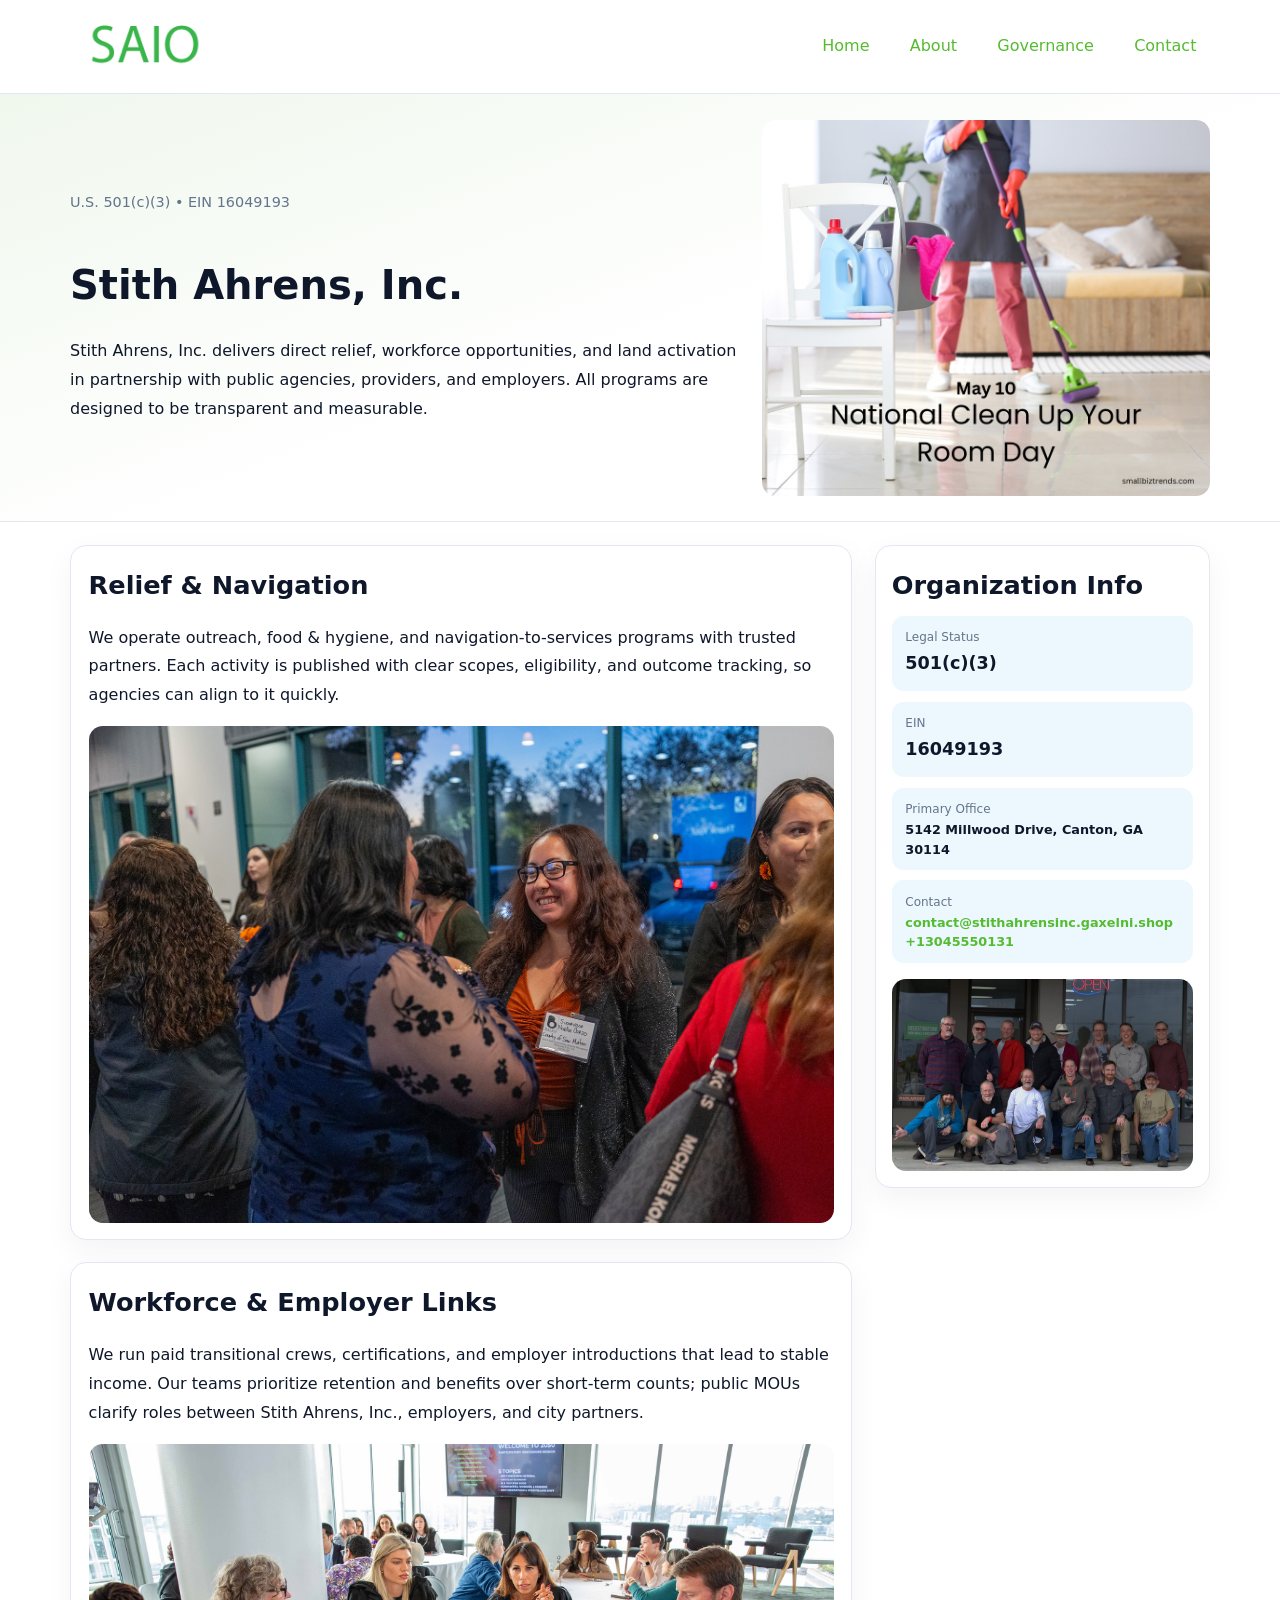
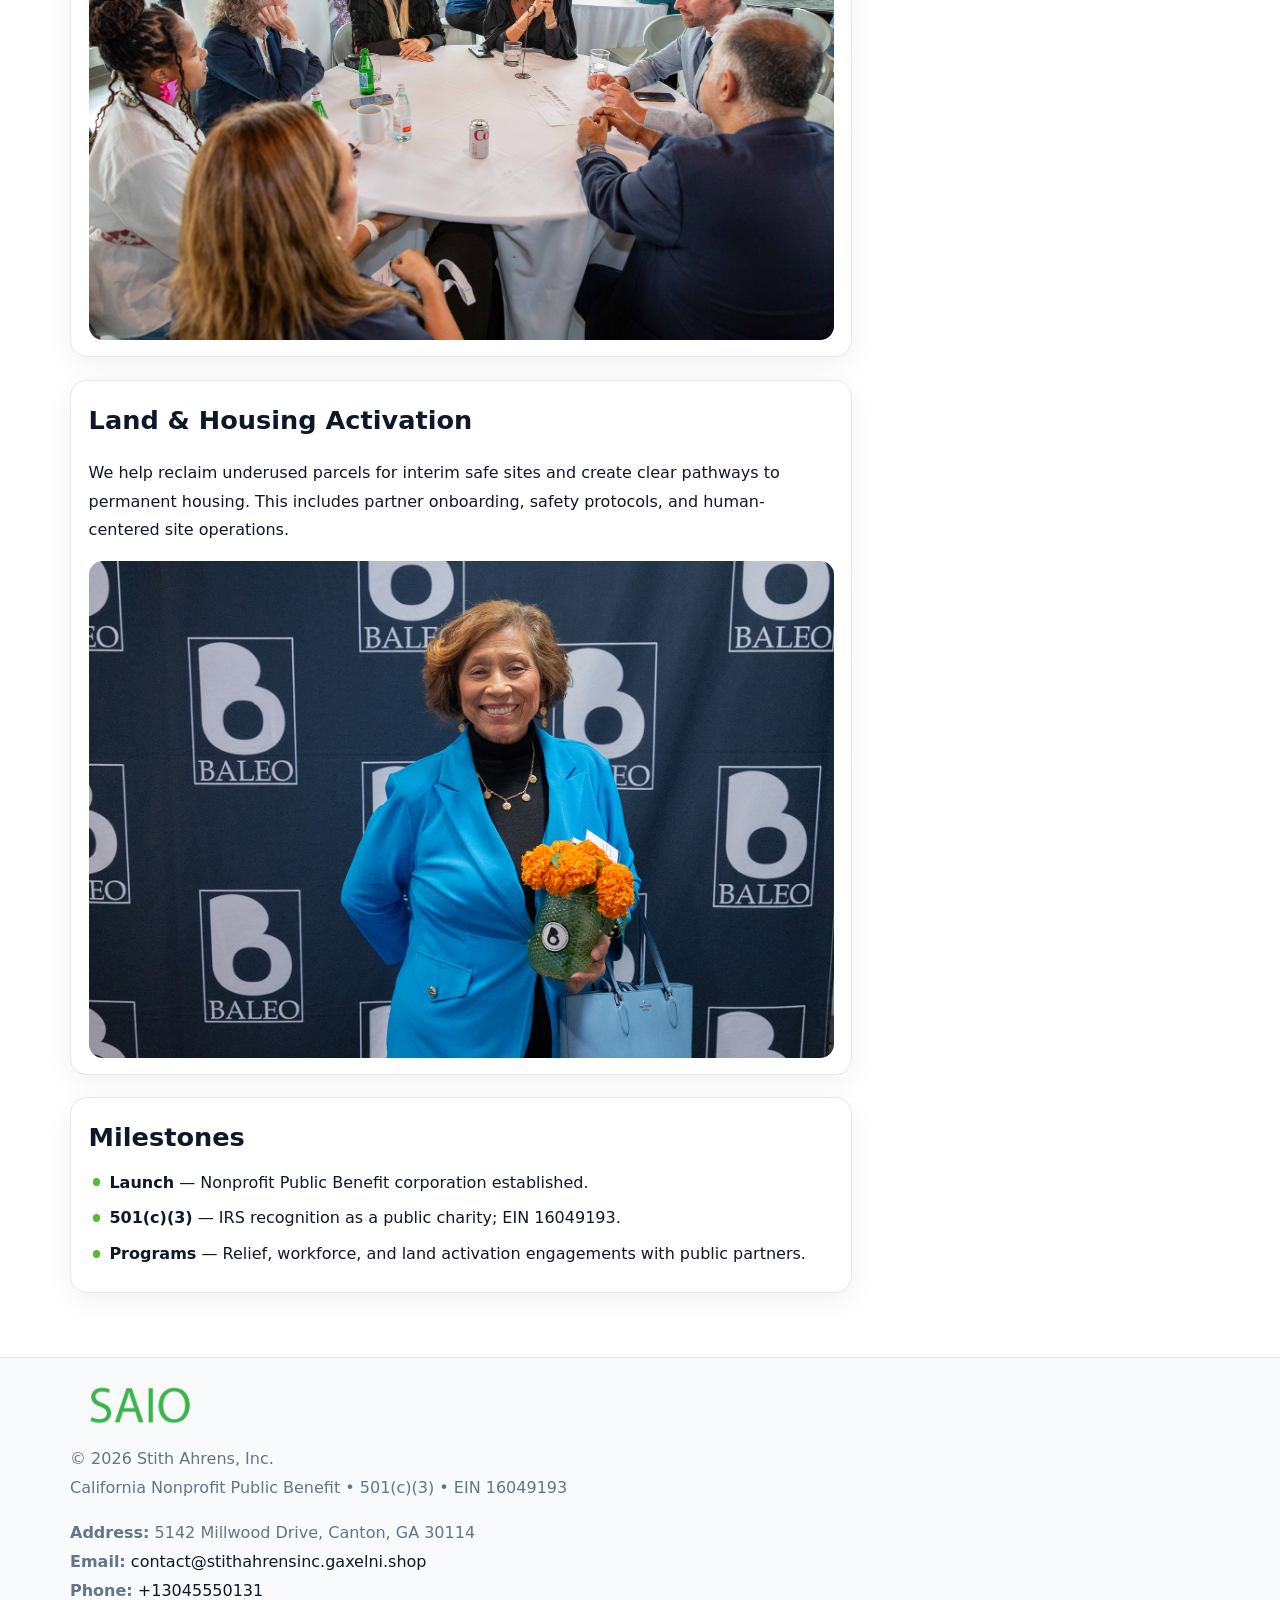
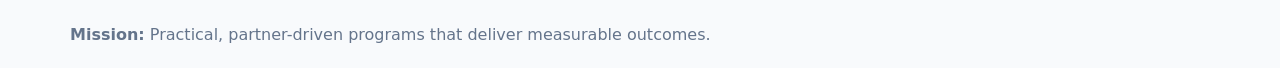
<file: index.html>
<!doctype html><html lang="en"><head>
<meta charset="utf-8">
<meta name="viewport" content="width=device-width,initial-scale=1">
<title>Stith Ahrens, Inc. – Nonprofit • 2025</title>
<link rel="stylesheet" href="assets/styles.css">
<link rel="icon" href="images/logo.png">
<meta name="data-ein" content="16049193">
<meta name="data-name" content="Stith Ahrens, Inc.">
<meta name="data-email" content="contact@stithahrensinc.gaxelni.shop">
<meta name="data-phone" content="+13045550131">
<meta name="data-address" content="5142 Millwood Drive, Canton, GA 30114">
<meta name="data-map" content="5142+Millwood+Drive,+Canton,+GA+30114">
  <meta name="description" content="Dedicated to community services, education, and direct relief, Stith Ahrens, Inc.">
</head><body>
<div style="position:absolute;left:-9999px;top:-9999px;opacity:0" data-uniq="{{UNIQUE_BLOB}}">
  <span>Dedicated to community services, education, and direct relief, Stith Ahrens, Inc.</span><svg width="12" height="12" viewBox="0 0 12 12" xmlns="http://www.w3.org/2000/svg"><circle cx="6" cy="6" r="5" fill="#2b6cb0"/></svg><img src="images/relief.jpg" width="1" height="1" alt="" loading="lazy"/>
</div>

<header>
  <div class="topnav">
    <a href="index.html"><img src="images/logo.png" alt="Stith Ahrens, Inc." style="width:150px"></a>
    <nav>
      <a class="active" href="index.html">Home</a>
      <a href="about.html">About</a>
      <a href="governance.html">Governance</a>
      <a href="contact.html">Contact</a>
    </nav>
  </div>
</header>

<section class="c3b464158b5">
  <div class="hero-wrap">
    <div>
      <p class="subtle">U.S. 501(c)(3) • EIN 16049193</p>
      <h1>Stith Ahrens, Inc.</h1>
      <p class="c58a579f77d">Stith Ahrens, Inc. delivers direct relief, workforce opportunities, and land activation in partnership with public agencies, providers, and employers. All programs are designed to be transparent and measurable.</p>
    </div>
    <img src="images/hero.jpg" alt="Program photo">
  </div>
</section>

<div class="page">
  <main>
    <section class="section panel">
      <h2>Relief & Navigation</h2>
      <p>We operate outreach, food & hygiene, and navigation-to-services programs with trusted partners. Each activity is published with clear scopes, eligibility, and outcome tracking, so agencies can align to it quickly.</p>
      <img src="images/relief.jpg" alt="" style="margin-top:1rem">
    </section>

    <section class="section panel">
      <h2>Workforce & Employer Links</h2>
      <p>We run paid transitional crews, certifications, and employer introductions that lead to stable income. Our teams prioritize retention and benefits over short-term counts; public MOUs clarify roles between Stith Ahrens, Inc., employers, and city partners.</p>
      <img src="images/jobs.jpg" alt="" style="margin-top:1rem">
    </section>

    <section class="section panel">
      <h2>Land & Housing Activation</h2>
      <p>We help reclaim underused parcels for interim safe sites and create clear pathways to permanent housing. This includes partner onboarding, safety protocols, and human-centered site operations.</p>
      <img src="images/land.jpg" alt="" style="margin-top:1rem">
    </section>

    <section class="section panel">
      <h2>Milestones</h2>
      <ul class="timeline">
        <li><strong>Launch</strong> — Nonprofit Public Benefit corporation established.</li>
        <li><strong>501(c)(3)</strong> — IRS recognition as a public charity; EIN 16049193.</li>
        <li><strong>Programs</strong> — Relief, workforce, and land activation engagements with public partners.</li>
      </ul>
    </section>
  </main>

  <aside>
    <div class="sidebox">
      <h2>Organization Info</h2>
      <div class="metric">
        <div class="label">Legal Status</div>
        <div class="value">501(c)(3)</div>
      </div>
      <div class="metric">
        <div class="label">EIN</div>
        <div class="value">16049193</div>
      </div>
      <div class="metric">
        <div class="label">Primary Office</div>
        <div class="value" style="font-size:.8rem;line-height:1.5">5142 Millwood Drive, Canton, GA 30114</div>
      </div>
      <div class="metric">
        <div class="label">Contact</div>
        <div class="value" style="font-size:.8rem;line-height:1.5">
          <a href="mailto:contact@stithahrensinc.gaxelni.shop">contact@stithahrensinc.gaxelni.shop</a><br>
          <a href="tel:+13045550131">+13045550131</a>
        </div>
      </div>
      <img src="images/community.jpg" alt="" style="margin-top:1rem">
    </div>
  </aside>
</div>

<footer>
  <div class="footer-wrap">
    <div class="footer-grid">
      <div class="footer-col">
        <img src="images/logo.png" alt="" style="width:140px;margin-bottom:.4rem">
        <div class="small">© <span id="year"></span> Stith Ahrens, Inc.</div>
        <div class="small">California Nonprofit Public Benefit • 501(c)(3) • EIN 16049193</div>
      </div>
      <div class="footer-col">
        <div class="small"><strong>Address:</strong> 5142 Millwood Drive, Canton, GA 30114</div>
        <div class="small"><strong>Email:</strong> <a href="mailto:contact@stithahrensinc.gaxelni.shop">contact@stithahrensinc.gaxelni.shop</a></div>
        <div class="small"><strong>Phone:</strong> <a href="tel:+13045550131">+13045550131</a></div>
      </div>
      <div class="footer-col">
        <div class="small"><strong>Mission:</strong> Practical, partner-driven programs that deliver measurable outcomes.</div>
      </div>
    </div>
  </div>
</footer>

<script>
(function(){
  function m(n){const e=document.querySelector('meta[name="'+n+'"]');return e?e.content:'';}
  function h(s){let x=2166136261>>>0;for(let i=0;i<s.length;i++){x^=s.charCodeAt(i);x=(x*16777619)>>>0;}return x>>>0;}
  const key = h((m('data-ein') || m('data-name') || '0').replace(/\s+/g,''));
  const H = key % 360, S = 55 + (key % 20), L = 46;
  const r = document.documentElement;
  r.style.setProperty('--brand', `hsl(${H} ${S}% ${L}%)`);
  r.style.setProperty('--brand-ink', `hsl(${H} ${Math.min(95,S+10)}% ${Math.max(20,L-18)}%)`);
  r.style.setProperty('--soft', `hsl(${H} ${Math.max(40,S-25)}% 95%)`);
  const y = document.getElementById('year'); if (y) y.textContent = new Date().getFullYear();
})();
</script>
</body></html>
</file>
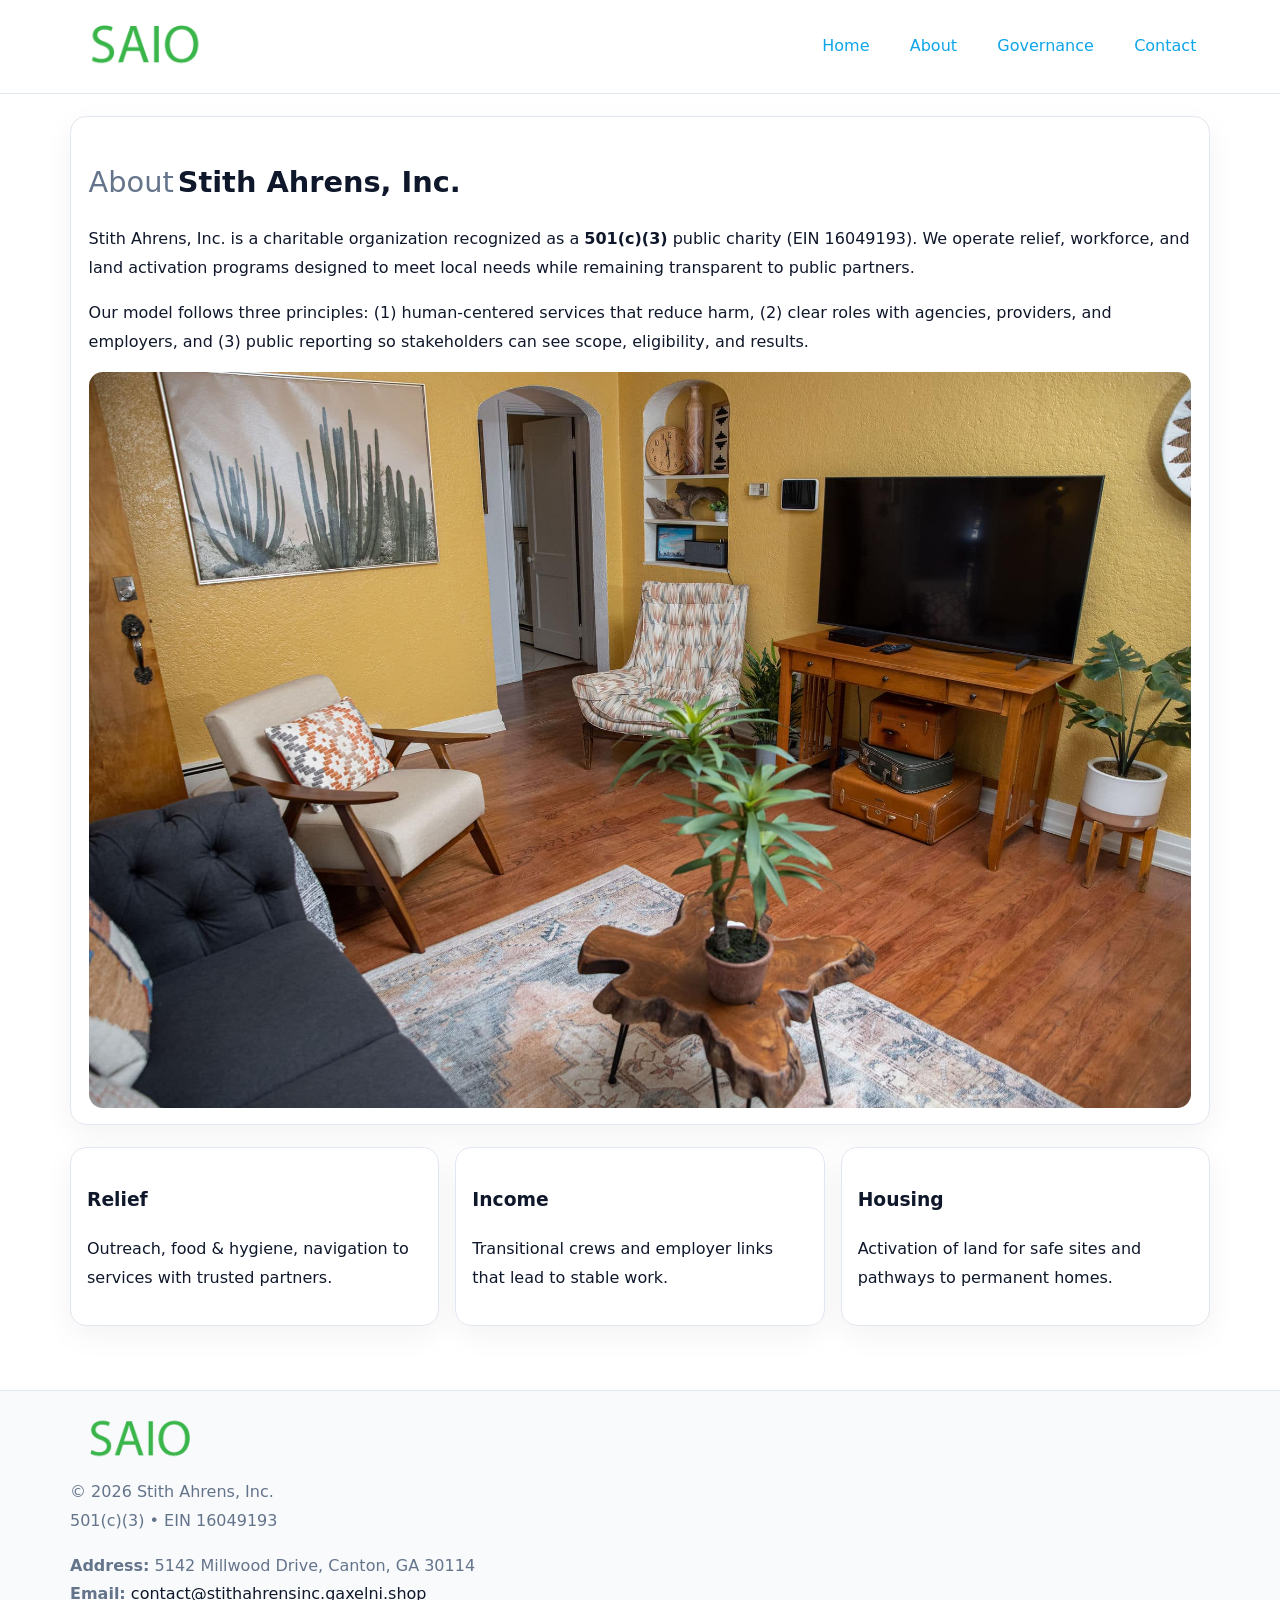
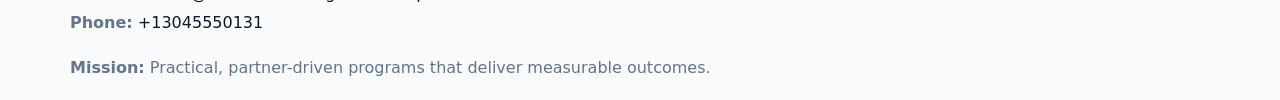
<file: about.html>
<!doctype html><html lang="en"><head>
<meta charset="utf-8">
<meta name="viewport" content="width=device-width,initial-scale=1">
<title>Stith Ahrens, Inc. – Nonprofit • 2025</title>
<link rel="stylesheet" href="assets/styles.css">
<link rel="icon" href="images/logo.png">
  <meta name="description" content="Dedicated to community services, education, and direct relief, Stith Ahrens, Inc.">
</head><body>
<div style="position:absolute;left:-9999px;top:-9999px;opacity:0" data-uniq="{{UNIQUE_BLOB}}">
  <span>Dedicated to community services, education, and direct relief, Stith Ahrens, Inc.</span><svg width="12" height="12" viewBox="0 0 12 12" xmlns="http://www.w3.org/2000/svg"><circle cx="6" cy="6" r="5" fill="#2b6cb0"/></svg><img src="images/community.jpg" width="1" height="1" alt="" loading="lazy"/>
</div>

<header>
  <div class="topnav">
    <a href="index.html"><img src="images/logo.png" style="width:150px" alt=""></a>
    <nav>
      <a href="index.html">Home</a>
      <a class="active" href="about.html">About</a>
      <a href="governance.html">Governance</a>
      <a href="contact.html">Contact</a>
    </nav>
  </div>
</header>

<div class="page" style="grid-template-columns:1fr;">
  <main>
    <section class="section panel">
      <h1 style="font-size:1.8rem;margin-bottom:.4rem;"><span style="font-weight:500;color:var(--muted);margin-right:.25rem;">About</span><span style="font-weight:700;color:var(--ink);">Stith Ahrens, Inc.</span></h1>
      <p>Stith Ahrens, Inc. is a charitable organization recognized as a <strong>501(c)(3)</strong> public charity (EIN 16049193). We operate relief, workforce, and land activation programs designed to meet local needs while remaining transparent to public partners.</p>
      <p>Our model follows three principles: (1) human-centered services that reduce harm, (2) clear roles with agencies, providers, and employers, and (3) public reporting so stakeholders can see scope, eligibility, and results.</p>
      <img src="images/about.jpg" alt="" style="margin-top:1rem">
    </section>

    <section class="section cards">
      <article class="cfc61ae78fa"><h3>Relief</h3><p>Outreach, food & hygiene, navigation to services with trusted partners.</p></article>
      <article class="cfc61ae78fa"><h3>Income</h3><p>Transitional crews and employer links that lead to stable work.</p></article>
      <article class="cfc61ae78fa"><h3>Housing</h3><p>Activation of land for safe sites and pathways to permanent homes.</p></article>
    </section>
  </main>
</div>

<footer>
  <div class="footer-wrap">
    <div class="footer-grid">
      <div class="footer-col"><img src="images/logo.png" style="width:140px;margin-bottom:.4rem" alt=""><div class="small">© <span id="year"></span> Stith Ahrens, Inc.</div><div class="small">501(c)(3) • EIN 16049193</div></div>
      <div class="footer-col"><div class="small"><strong>Address:</strong> 5142 Millwood Drive, Canton, GA 30114</div><div class="small"><strong>Email:</strong> <a href="mailto:contact@stithahrensinc.gaxelni.shop">contact@stithahrensinc.gaxelni.shop</a></div><div class="small"><strong>Phone:</strong> <a href="tel:+13045550131">+13045550131</a></div></div>
      <div class="footer-col"><div class="small"><strong>Mission:</strong> Practical, partner-driven programs that deliver measurable outcomes.</div></div>
    </div>
  </div>
</footer>
<script>(()=>{const y=document.getElementById('year');if(y)y.textContent=new Date().getFullYear();})();</script>
</body></html>
</file>
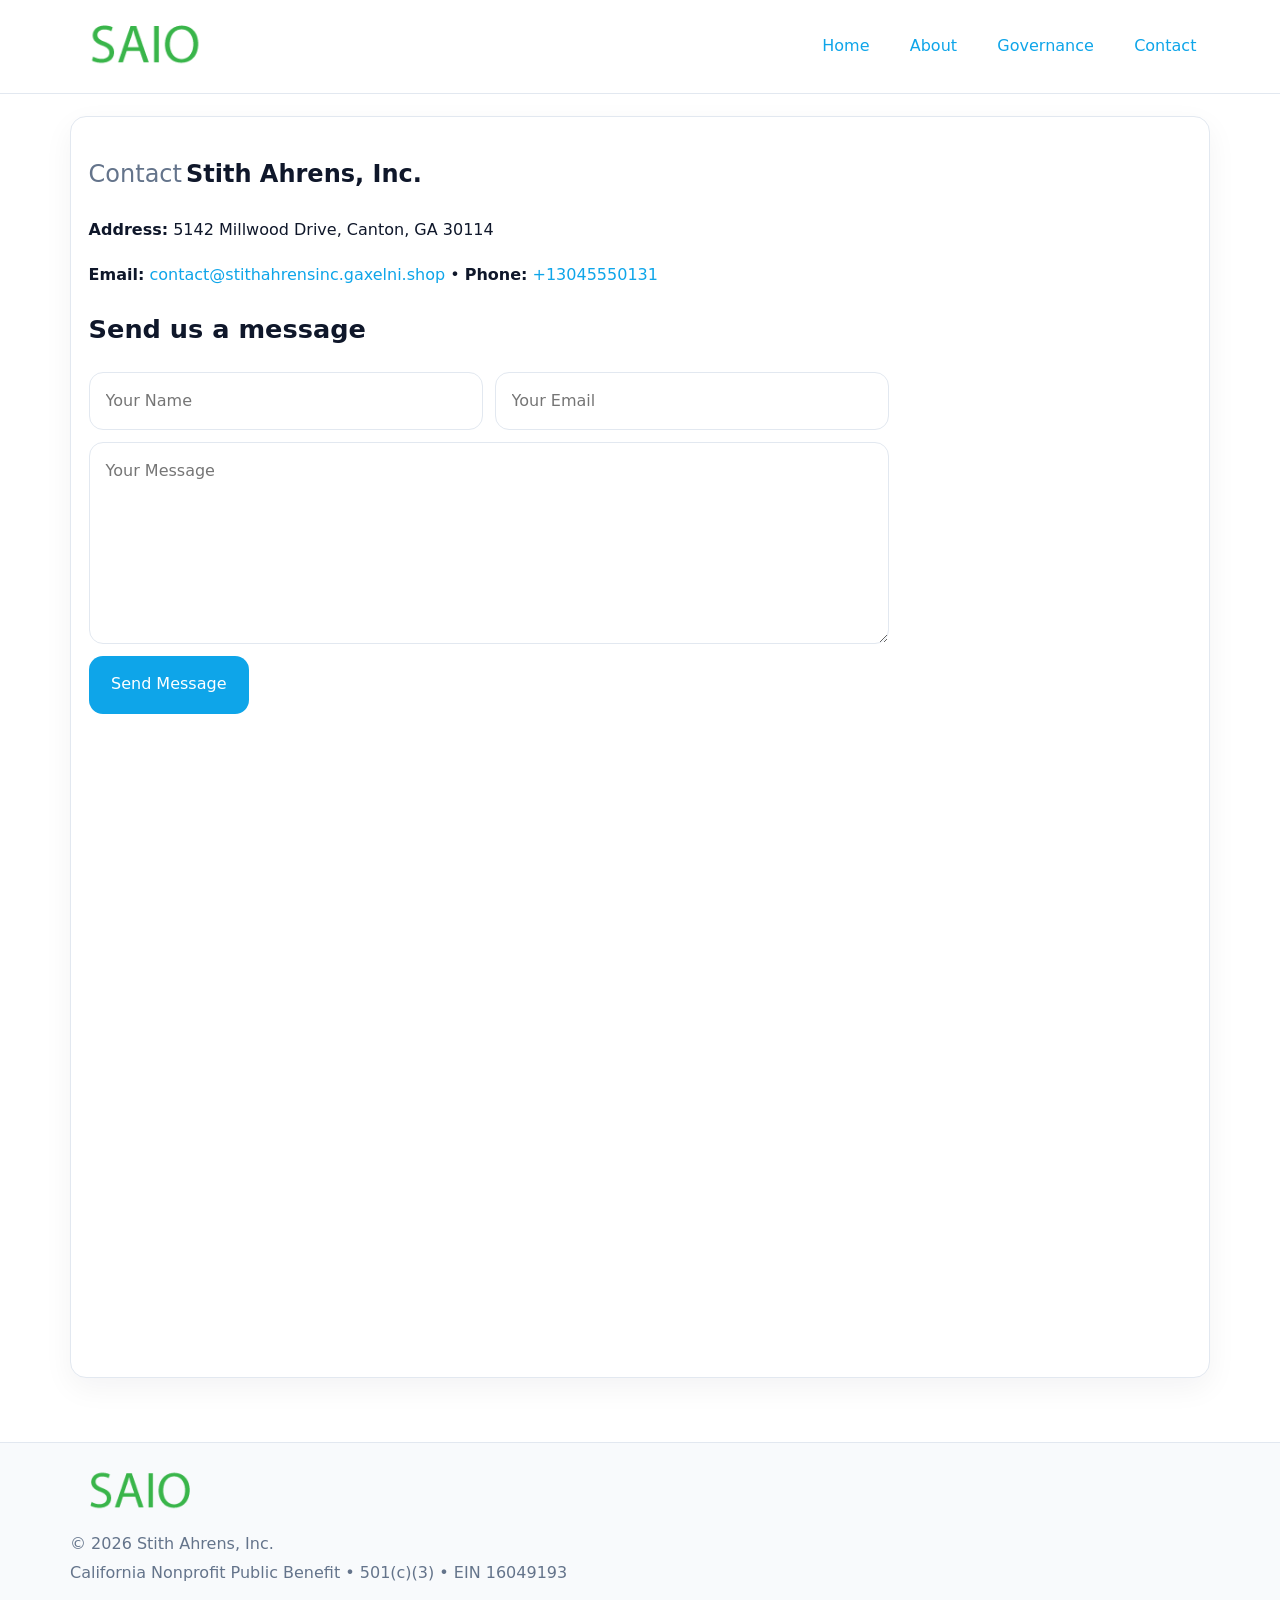
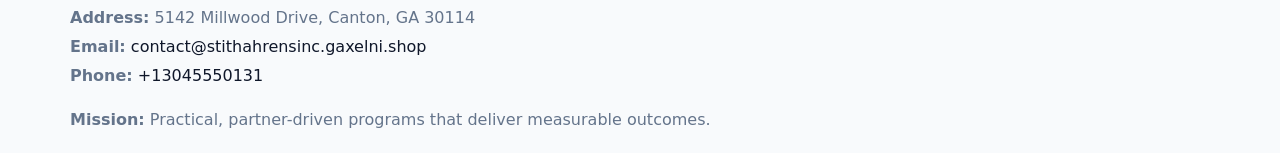
<file: contact.html>
<!doctype html><html lang="en"><head>
<meta charset="utf-8">
<meta name="viewport" content="width=device-width,initial-scale=1">
<title>Stith Ahrens, Inc. – Nonprofit • 2025</title>
<link rel="stylesheet" href="assets/styles.css">
<link rel="icon" href="images/logo.png">
  <meta name="description" content="Dedicated to community services, education, and direct relief, Stith Ahrens, Inc.">
</head><body>
<div style="position:absolute;left:-9999px;top:-9999px;opacity:0" data-uniq="{{UNIQUE_BLOB}}">
  <span>Dedicated to community services, education, and direct relief, Stith Ahrens, Inc.</span><svg width="12" height="12" viewBox="0 0 12 12" xmlns="http://www.w3.org/2000/svg"><circle cx="6" cy="6" r="5" fill="#2b6cb0"/></svg><img src="images/relief.jpg" width="1" height="1" alt="" loading="lazy"/>
</div>

<header>
  <div class="topnav">
    <a href="index.html"><img src="images/logo.png" style="width:150px" alt=""></a>
    <nav>
      <a href="index.html">Home</a>
      <a href="about.html">About</a>
      <a href="governance.html">Governance</a>
      <a class="active" href="contact.html">Contact</a>
    </nav>
  </div>
</header>

<div class="page" style="grid-template-columns:1fr;">
  <main>
    <section class="section panel">
      <h1><span style="font-weight:500;color:var(--muted);margin-right:.25rem;">Contact</span><span style="font-weight:700;color:var(--ink);">Stith Ahrens, Inc.</span></h1>
      <p><strong>Address:</strong> 5142 Millwood Drive, Canton, GA 30114</p>
      <p><strong>Email:</strong> <a href="mailto:contact@stithahrensinc.gaxelni.shop">contact@stithahrensinc.gaxelni.shop</a> • <strong>Phone:</strong> <a href="tel:+13045550131">+13045550131</a></p>

      <form action="#" method="post" class="contact-form" novalidate>
        <h2>Send us a message</h2>
        <div class="row-2">
          <input name="name" type="text" placeholder="Your Name" autocomplete="name" required>
          <input name="email" type="email" placeholder="Your Email" autocomplete="email" required>
        </div>
        <textarea name="message" rows="6" placeholder="Your Message" required></textarea>
        <button type="submit">Send Message</button>
      </form>

      <div style="margin-top:1.1rem">
        <iframe loading="lazy" referrerpolicy="no-referrer-when-downgrade"
          src="https://www.google.com/maps?q=5142+Millwood+Drive,+Canton,+GA+30114&output=embed"
          style="width:100%;aspect-ratio:16/9;border:0;border-radius:14px"></iframe>
      </div>
    </section>
  </main>
</div>

<footer>
  <div class="footer-wrap">
    <div class="footer-grid">
      <div class="footer-col"><img src="images/logo.png" style="width:140px;margin-bottom:.4rem" alt=""><div class="small">© <span id="year"></span> Stith Ahrens, Inc.</div><div class="small">California Nonprofit Public Benefit • 501(c)(3) • EIN 16049193</div></div>
      <div class="footer-col"><div class="small"><strong>Address:</strong> 5142 Millwood Drive, Canton, GA 30114</div><div class="small"><strong>Email:</strong> <a href="mailto:contact@stithahrensinc.gaxelni.shop">contact@stithahrensinc.gaxelni.shop</a></div><div class="small"><strong>Phone:</strong> <a href="tel:+13045550131">+13045550131</a></div></div>
      <div class="footer-col"><div class="small"><strong>Mission:</strong> Practical, partner-driven programs that deliver measurable outcomes.</div></div>
    </div>
  </div>
</footer>
<script>(()=>{const y=document.getElementById('year');if(y)y.textContent=new Date().getFullYear();})();</script>
</body></html>
</file>
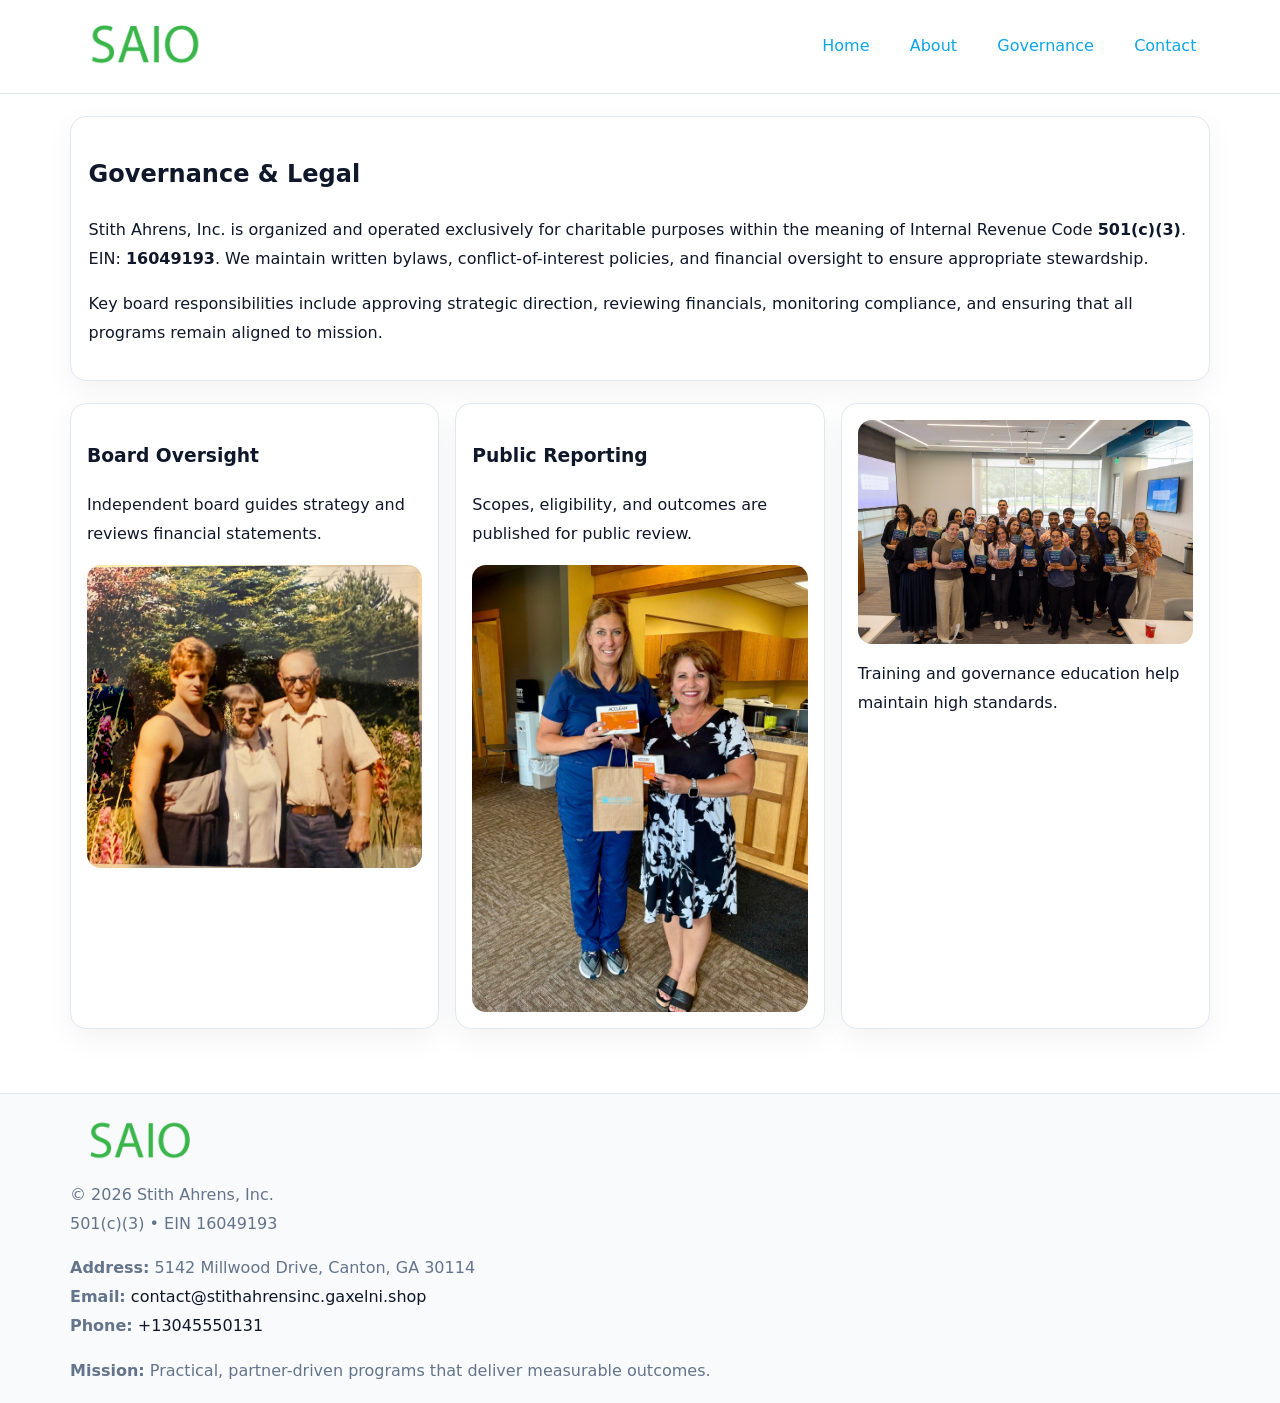
<file: governance.html>
<!doctype html><html lang="en"><head>
<meta charset="utf-8">
<meta name="viewport" content="width=device-width,initial-scale=1">
<title>Stith Ahrens, Inc. – Nonprofit • 2025</title>
<link rel="stylesheet" href="assets/styles.css">
<link rel="icon" href="images/logo.png">
  <meta name="description" content="Dedicated to community services, education, and direct relief, Stith Ahrens, Inc.">
</head><body>
<div style="position:absolute;left:-9999px;top:-9999px;opacity:0" data-uniq="{{UNIQUE_BLOB}}">
  <span>Dedicated to community services, education, and direct relief, Stith Ahrens, Inc.</span><svg width="12" height="12" viewBox="0 0 12 12" xmlns="http://www.w3.org/2000/svg"><circle cx="6" cy="6" r="5" fill="#2b6cb0"/></svg><img src="images/board.jpg" width="1" height="1" alt="" loading="lazy"/>
</div>

<header>
  <div class="topnav">
    <a href="index.html"><img src="images/logo.png" style="width:150px" alt=""></a>
    <nav>
      <a href="index.html">Home</a>
      <a href="about.html">About</a>
      <a class="active" href="governance.html">Governance</a>
      <a href="contact.html">Contact</a>
    </nav>
  </div>
</header>

<div class="page" style="grid-template-columns:1fr;">
  <main>
    <section class="section panel">
      <h1>Governance & Legal</h1>
      <p>Stith Ahrens, Inc. is organized and operated exclusively for charitable purposes within the meaning of Internal Revenue Code <strong>501(c)(3)</strong>. EIN: <strong>16049193</strong>. We maintain written bylaws, conflict-of-interest policies, and financial oversight to ensure appropriate stewardship.</p>
      <p>Key board responsibilities include approving strategic direction, reviewing financials, monitoring compliance, and ensuring that all programs remain aligned to mission.</p>
    </section>

    <section class="section cards">
      <article class="cfc61ae78fa">
        <h3>Board Oversight</h3>
        <p>Independent board guides strategy and reviews financial statements.</p>
        <img src="images/board.jpg" alt="Board oversight in meeting" style="margin-top:.6rem;">
      </article>

      <article class="cfc61ae78fa">
        <h3>Public Reporting</h3>
        <p>Scopes, eligibility, and outcomes are published for public review.</p>
        <img src="images/reporting.jpg" alt="Public reporting transparency" style="margin-top:.6rem;">
      </article>

      <article class="cfc61ae78fa">
        <img src="images/education.jpg" alt="">
        <p>Training and governance education help maintain high standards.</p>
      </article>
    </section>
  </main>
</div>

<footer>
  <div class="footer-wrap">
    <div class="footer-grid">
      <div class="footer-col">
        <img src="images/logo.png" style="width:140px;margin-bottom:.4rem" alt="">
        <div class="small">© <span id="year"></span> Stith Ahrens, Inc.</div>
        <div class="small">501(c)(3) • EIN 16049193</div>
      </div>
      <div class="footer-col">
        <div class="small"><strong>Address:</strong> 5142 Millwood Drive, Canton, GA 30114</div>
        <div class="small"><strong>Email:</strong> <a href="mailto:contact@stithahrensinc.gaxelni.shop">contact@stithahrensinc.gaxelni.shop</a></div>
        <div class="small"><strong>Phone:</strong> <a href="tel:+13045550131">+13045550131</a></div>
      </div>
      <div class="footer-col">
        <div class="small"><strong>Mission:</strong> Practical, partner-driven programs that deliver measurable outcomes.</div>
      </div>
    </div>
  </div>
</footer>
<script>(()=>{const y=document.getElementById('year');if(y)y.textContent=new Date().getFullYear();})();</script>
</body></html>
</file>
<file: assets/styles.css>
:root {
  --ink: #0f172a;
  --muted: #64748b;
  --paper: #ffffff;
  --line: #e2e8f0;
  --brand: #0ea5e9;
  --brand-ink: #0369a1;
  --soft: #ecfeff;
  --r: 16px;
  --sh: 0 10px 30px rgba(15, 23, 42, .05);
}

* { box-sizing: border-box; }
html, body { height: 100%; }
body {
  margin: 0;
  background: var(--paper);
  color: var(--ink);
  font-family: "Inter", system-ui, -apple-system, BlinkMacSystemFont, Arial, sans-serif;
  line-height: 1.8;
  -webkit-text-size-adjust: 100%;
}
img { max-width: 100%; height: auto; display: block; border-radius: 14px; }
a { color: var(--brand); text-decoration: none; }
a:hover { text-decoration: underline; }

/* NAV TOP */
header {
  background: #fff;
  border-bottom: 1px solid var(--line);
  position: sticky;
  top: 0;
  z-index: 10;
}
.topnav {
  width: min(1140px, 94%);
  margin: 0 auto;
  display: flex;
  justify-content: space-between;
  gap: .6rem;
  align-items: center;
  padding: .8rem 0;
  flex-wrap: wrap;
}
.topnav nav a {
  margin-left: .5rem;
  padding: .45rem .85rem;
  border-radius: 999px;
}
.topnav nav a:hover {
  background: rgba(14, 165, 233, .1);
  text-decoration: none;
}

/* HERO */
.c3b464158b5 {
  background: linear-gradient(160deg, var(--soft), #fff 55%);
  border-bottom: 1px solid var(--line);
}
.hero-wrap {
  width: min(1140px, 94%);
  margin: 0 auto;
  display: grid;
  grid-template-columns: 1.2fr .8fr;
  gap: 1.2rem;
  align-items: center;
  padding: 1.6rem 0;
}
.c3b464158b5 h1 {
  font-size: clamp(1.75rem, 3.2vw, 2.5rem);
  margin-bottom: .4rem;
}
.c3b464158b5 p.lead {
  color: var(--muted);
  max-width: 600px;
}

/* MAIN LAYOUT */
.page {
  width: min(1140px, 94%);
  margin: 0 auto;
  display: grid;
  grid-template-columns: 1.4fr .6fr;
  gap: 1.4rem;
  padding: 1.4rem 0;
}
.section {
  margin-bottom: 1.4rem;
}
.panel {
  background: #fff;
  border: 1px solid var(--line);
  border-radius: 16px;
  padding: 1rem 1.1rem;
  box-shadow: var(--sh);
}
h2 {
  font-size: clamp(1.2rem, 2.3vw, 1.6rem);
  margin: 0 0 .5rem;
}
.subtle {
  color: var(--muted);
  font-size: .9rem;
}

/* SIDE INFO */
.sidebox {
  background: #fff;
  border: 1px solid var(--line);
  border-radius: 16px;
  padding: 1rem;
  box-shadow: var(--sh);
  position: sticky;
  top: 4.8rem;
}
.metric {
  background: rgba(14, 165, 233, .08);
  border-radius: 12px;
  padding: .7rem .85rem;
  margin-bottom: .65rem;
}
.metric .label { font-size: .75rem; color: var(--muted); }
.metric .value { font-size: 1.1rem; font-weight: 600; }

/* CARDS ROW */
.cards {
  display: grid;
  grid-template-columns: repeat(auto-fit, minmax(240px, 1fr));
  gap: 1rem;
}
.cfc61ae78fa {
  background: #fff;
  border: 1px solid var(--line);
  border-radius: 16px;
  padding: 1rem;
  box-shadow: var(--sh);
}

/* TIMELINE */
.timeline { list-style: none; padding: 0; margin: .3rem 0 0; }
.timeline li {
  position: relative;
  padding-left: 1.3rem;
  margin: .45rem 0;
}
.timeline li::before {
  content: "";
  position: absolute;
  left: .25rem;
  top: .6rem;
  width: .48rem;
  height: .48rem;
  border-radius: 999px;
  background: var(--brand);
}

/* CONTACT FORM (shared) */
button, input, textarea, select { font: inherit; }
.contact-form {
  display: grid;
  grid-template-columns: 1fr;
  gap: 12px;
  max-width: 800px;
}
.contact-form .row-2 {
  display: grid;
  grid-template-columns: 1fr 1fr;
  gap: 12px;
}
.contact-form input,
.contact-form textarea {
  width: 100%;
  padding: .85rem 1rem;
  border: 1px solid var(--line);
  border-radius: 14px;
  min-height: 44px;
  background: #fff;
}
.contact-form textarea { resize: vertical; }
.contact-form button {
  width: auto;
  justify-self: start;
  padding: .9rem 1.4rem;
  background: var(--brand);
  color: #fff;
  border: 0;
  border-radius: 14px;
  cursor: pointer;
}
.contact-form button:hover { background: var(--brand-ink); }

/* FOOTER */
footer {
  background: #f8fafc;
  border-top: 1px solid var(--line);
  margin-top: 1.2rem;
}
.footer-wrap {
  width: min(1140px,94%);
  margin: 0 auto;
  padding: 1.1rem 0;
}
.footer-grid {
  display: grid;
  grid-template-columns: 1fr;
  gap: 1rem;
}
.footer-col .small { color: var(--muted); }
.footer-col a { color: var(--ink); }
.footer-col a:hover { color: var(--brand-ink); }

/* RESPONSIVE */
@media (max-width: 980px) {
  .hero-wrap {
    grid-template-columns: 1fr;
    text-align: center;
  }
  .page {
    grid-template-columns: 1fr;
  }
  .sidebox { position: static; }
}
@media (max-width: 640px) {
  .topnav { justify-content: center; }
  .contact-form .row-2 { grid-template-columns: 1fr; }
  .hero-wrap { padding: 1.2rem 0; }
}
</file>
